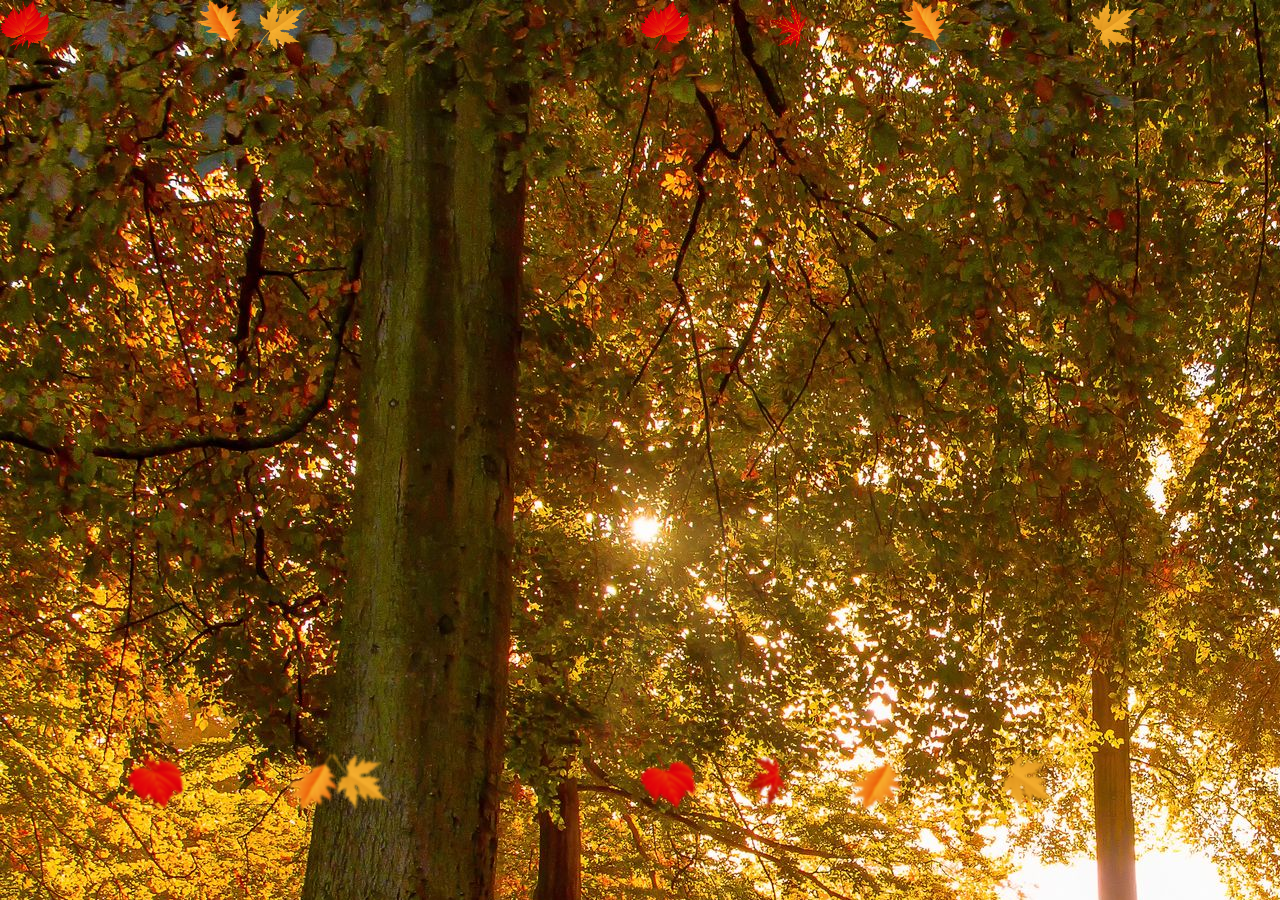
<file: animation/autumn/index.html>
<!DOCTYPE html>
<html lang="en">
<head>
    <meta charset="UTF-8">
    <meta http-equiv="X-UA-Compatible" content="IE=edge">
    <meta name="viewport" content="width=device-width, initial-scale=1.0">
    <link rel="stylesheet" href="../globalStyleAnimation.css" >   
    <title>Animation tree leaves</title>
    <style>
        section {
            background-image: url('tree.jpg') ;
        }
    </style>
</head>
<body>
<section >
    <div class="set">
        <div> <img src="leaves1.png" alt="leaves"> </div>
        <div> <img src="leaves2.png" alt="leaves"> </div>
        <div> <img src="leaves3.png" alt="leaves"> </div>
        <div> <img src="leaves4.png" alt="leaves"> </div>
        <div> <img src="leaves1.png" alt="leaves"> </div>
        <div> <img src="leaves2.png" alt="leaves"> </div>
        <div> <img src="leaves3.png" alt="leaves"> </div>
        <div> <img src="leaves4.png" alt="leaves"> </div>
    </div>  
    <div class="set set2">
        <div> <img src="leaves1.png" alt="leaves"> </div>
        <div> <img src="leaves2.png" alt="leaves"> </div>
        <div> <img src="leaves3.png" alt="leaves"> </div>
        <div> <img src="leaves4.png" alt="leaves"> </div>
        <div> <img src="leaves1.png" alt="leaves"></div>
        <div> <img src="leaves2.png" alt="leaves"> </div>
        <div> <img src="leaves3.png" alt="leaves"> </div>
        <div> <img src="leaves4.png" alt="leaves"> </div>
    </div>  
    <div class="set set3">
        <div><img src="leaves1.png" alt="leaves"> </div>
        <div><img src="leaves2.png" alt="leaves"> </div>
        <div><img src="leaves3.png" alt="leaves"> </div>
        <div><img src="leaves4.png" alt="leaves"> </div>
        <div><img src="leaves1.png" alt="leaves"> </div>
        <div><img src="leaves2.png" alt="leaves"> </div>
        <div><img src="leaves3.png" alt="leaves"> </div>
        <div><img src="leaves4.png" alt="leaves"> </div>
    </div>  
</section>
</body>
</html>
</file>
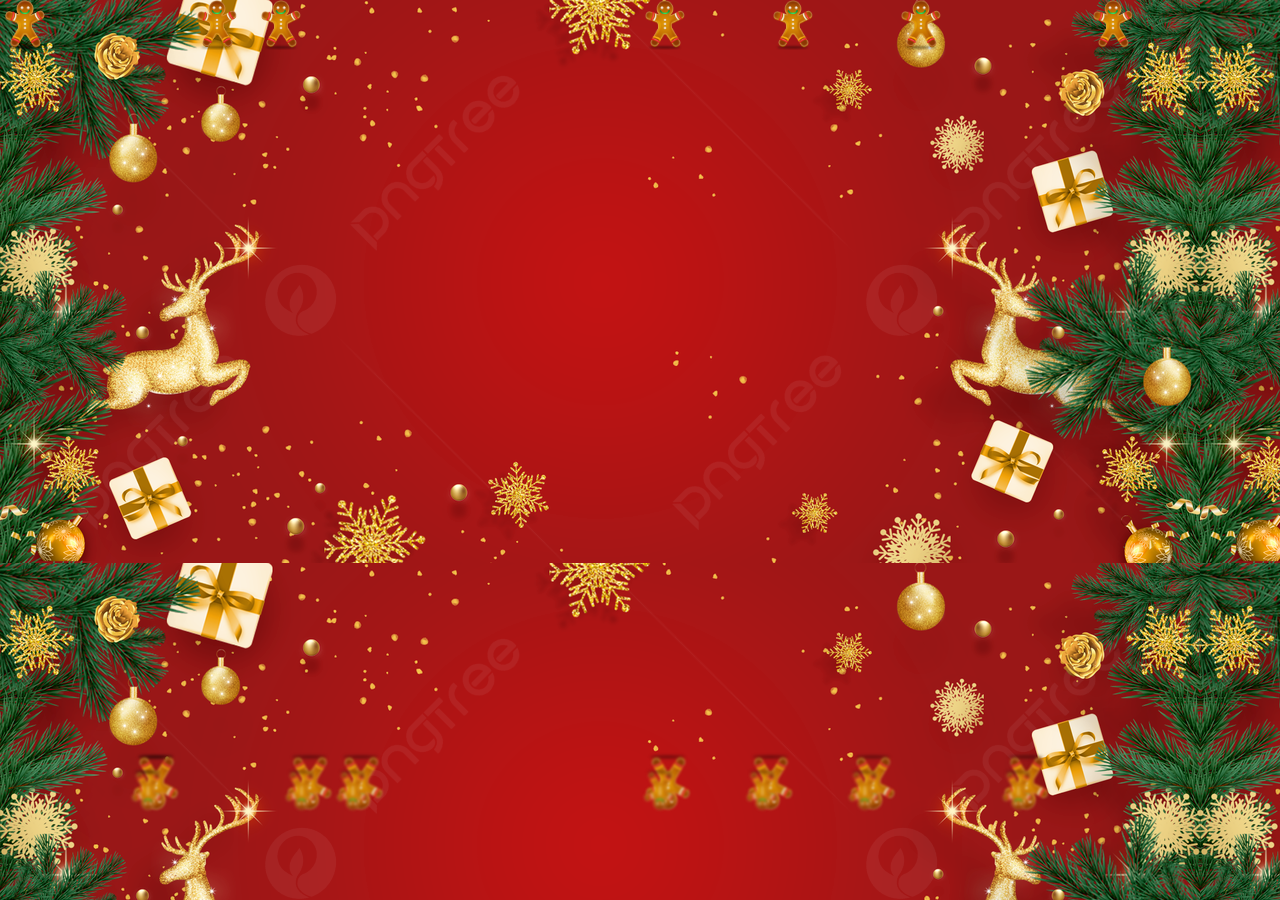
<file: animation/christmas/index.html>
<!DOCTYPE html>
<html lang="en">
<head>
    <meta charset="UTF-8">
    <meta http-equiv="X-UA-Compatible" content="IE=edge">
    <meta name="viewport" content="width=device-width, initial-scale=1.0">
    <link rel="stylesheet" href="../globalStyleAnimation.css" >
    <title>Animation candy</title>
    <style>
        section {
            background-image: url('christmas.jpg') ;
        }
    </style>
</head>
<body>
<section >
<div class="set">
    <div> <img class="img-candy" src="candy2.png" alt="candy"> </div>
    <div> <img class="img-candy" src="candy2.png" alt="candy"> </div>
    <div> <img class="img-candy" src="candy2.png" alt="candy"> </div>
    <div> <img class="img-candy" src="candy2.png" alt="candy"> </div>
    <div> <img class="img-candy" src="candy2.png" alt="candy"> </div>
    <div> <img class="img-candy" src="candy2.png" alt="candy"> </div>
    <div> <img class="img-candy" src="candy2.png" alt="candy"> </div>
    <div> <img class="img-candy" src="candy2.png" alt="candy"> </div>


</div>  
<div class="set set2">
    <div> <img class="img-candy" src="candy2.png" alt="candy"> </div>
    <div> <img class="img-candy" src="candy2.png" alt="candy"> </div>
    <div> <img class="img-candy" src="candy2.png" alt="candy"> </div>
    <div> <img class="img-candy" src="candy2.png" alt="candy"> </div>
    <div> <img class="img-candy" src="candy2.png" alt="candy"> </div>
    <div> <img class="img-candy" src="candy2.png" alt="candy"> </div>
    <div> <img class="img-candy" src="candy2.png" alt="candy"> </div>
    <div> <img class="img-candy" src="candy2.png" alt="candy"> </div>
</div>  
<div class="set set3">
    <div> <img class="img-candy" src="candy2.png" alt="candy"> </div>
    <div> <img class="img-candy" src="candy2.png" alt="candy"> </div>
    <div> <img class="img-candy" src="candy2.png" alt="candy"> </div>
    <div> <img class="img-candy" src="candy2.png" alt="candy"> </div>
    <div> <img class="img-candy" src="candy2.png" alt="candy"> </div>
    <div> <img class="img-candy" src="candy2.png" alt="candy"> </div>
    <div> <img class="img-candy" src="candy2.png" alt="candy"> </div>
    <div> <img class="img-candy" src="candy2.png" alt="candy"> </div>
</div>  

<div class="set set4">
    <div> <img class="img-candy" src="candy2.png" alt="candy"> </div>
    <div> <img class="img-candy" src="candy2.png" alt="candy"> </div>
    <div> <img class="img-candy" src="candy2.png" alt="candy"> </div>
    <div> <img class="img-candy" src="candy2.png" alt="candy"> </div>
    <div> <img class="img-candy" src="candy2.png" alt="candy"> </div>
    <div> <img class="img-candy" src="candy2.png" alt="candy"> </div>
    <div> <img class="img-candy" src="candy2.png" alt="candy"> </div>
    <div> <img class="img-candy" src="candy2.png" alt="candy"> </div>
</div> 
</section>
</body>
</html>
</file>
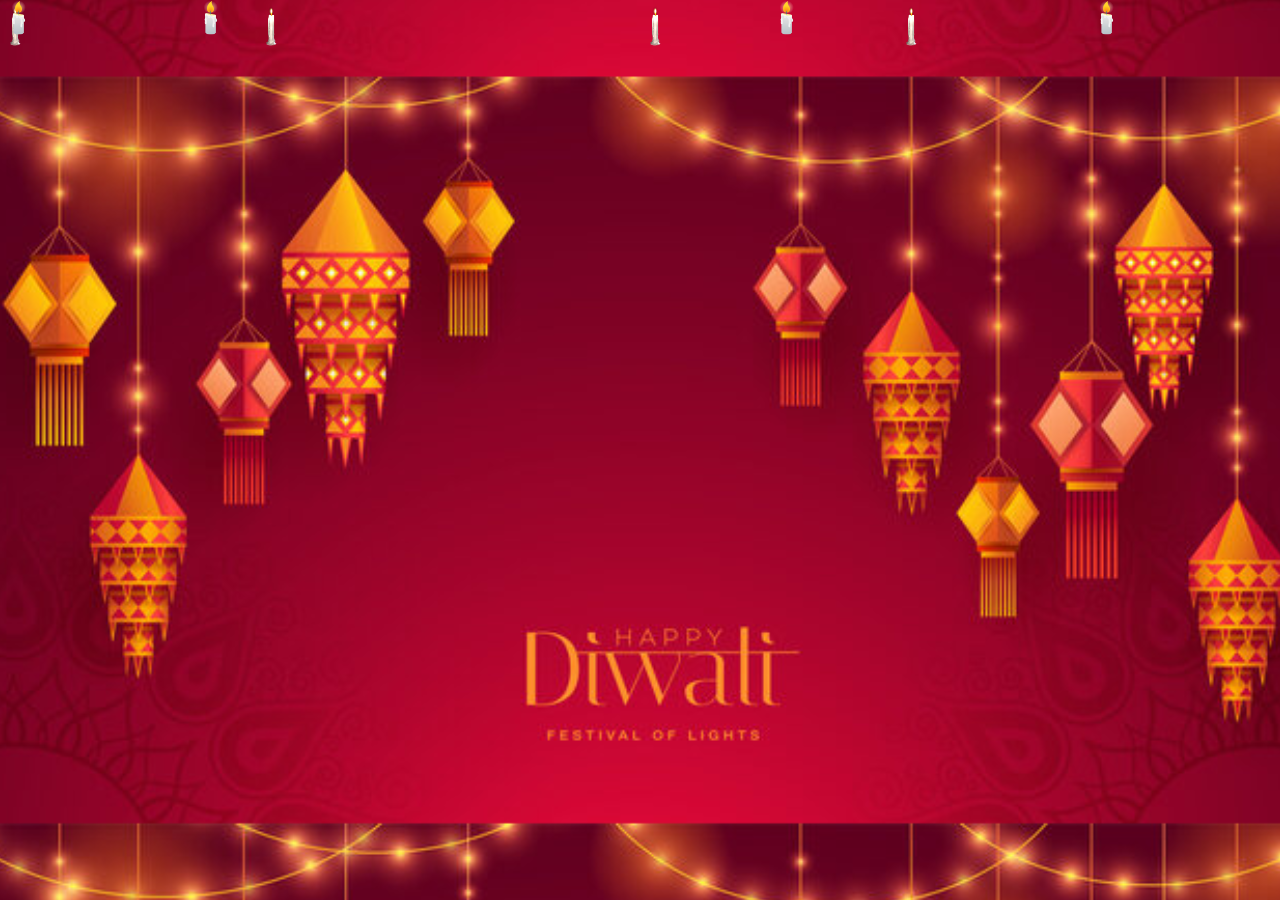
<file: animation/diwali/index.html>
<!DOCTYPE html>
<html lang="en">
<head>
    <meta charset="UTF-8">
    <meta http-equiv="X-UA-Compatible" content="IE=edge">
    <meta name="viewport" content="width=device-width, initial-scale=1.0">
    <link rel="stylesheet" href="../globalStyleAnimation.css" >
    <title>Animation balloons</title>
    <style>
        section {
            background-image: url('diwali.jpg') ;
            background-position: center ;
            background-size: 1400px;        
        }
        .set img{
            width: 30px;
            height: 50px;
            background-image: none;
        }
        .set2 img{
            width: 70px;
            height: 100px;
        }
        .set3 img{
            width: 50px;
            height: 70px;
        }
    </style>
</head>
<body>
<section >
<div class="set">
    <div> <img src="candle.png" alt="candle" > </div>
    <div> <img src="candle.png" alt="candle" > </div>
    <div> <img src="candle.png" alt="candle" > </div>
    <div> <img src="candle.png" alt="candle" > </div>
    <div style="font-size: 30px;">🕯️ </div>
    <div style="font-size: 30px;">🕯️ </div>
    <div style="font-size: 30px;">🕯️ </div>
    <div style="font-size: 30px;">🕯️ </div>

<div class="set set2">
    <div style="font-size: 30px;">🕯️ </div>
    <div style="font-size: 30px;">🕯️ </div>
    <div style="font-size: 30px;">🕯️ </div>
    <div style="font-size: 30px;">🕯️ </div>
    <div> <img src="candle.png" alt="candle" > </div>
    <div> <img src="candle.png" alt="candle" > </div>
    <div> <img src="candle.png" alt="candle" > </div>
    <div> <img src="candle.png" alt="candle" > </div>

<div class="set set3">
    <div> <img src="candle.png" alt="candle" > </div>
    <div> <img src="candle.png" alt="candle" > </div>
    <div> <img src="candle.png" alt="candle" > </div>
    <div> <img src="candle.png" alt="candle" > </div>
    <div> <img src="candle.png" alt="candle" > </div>
    <div> <img src="candle.png" alt="candle" > </div>
    <div> <img src="candle.png" alt="candle" > </div>
    <div> <img src="candle.png" alt="candle" > </div>

</div>
</section>
</body>
</html>
</file>
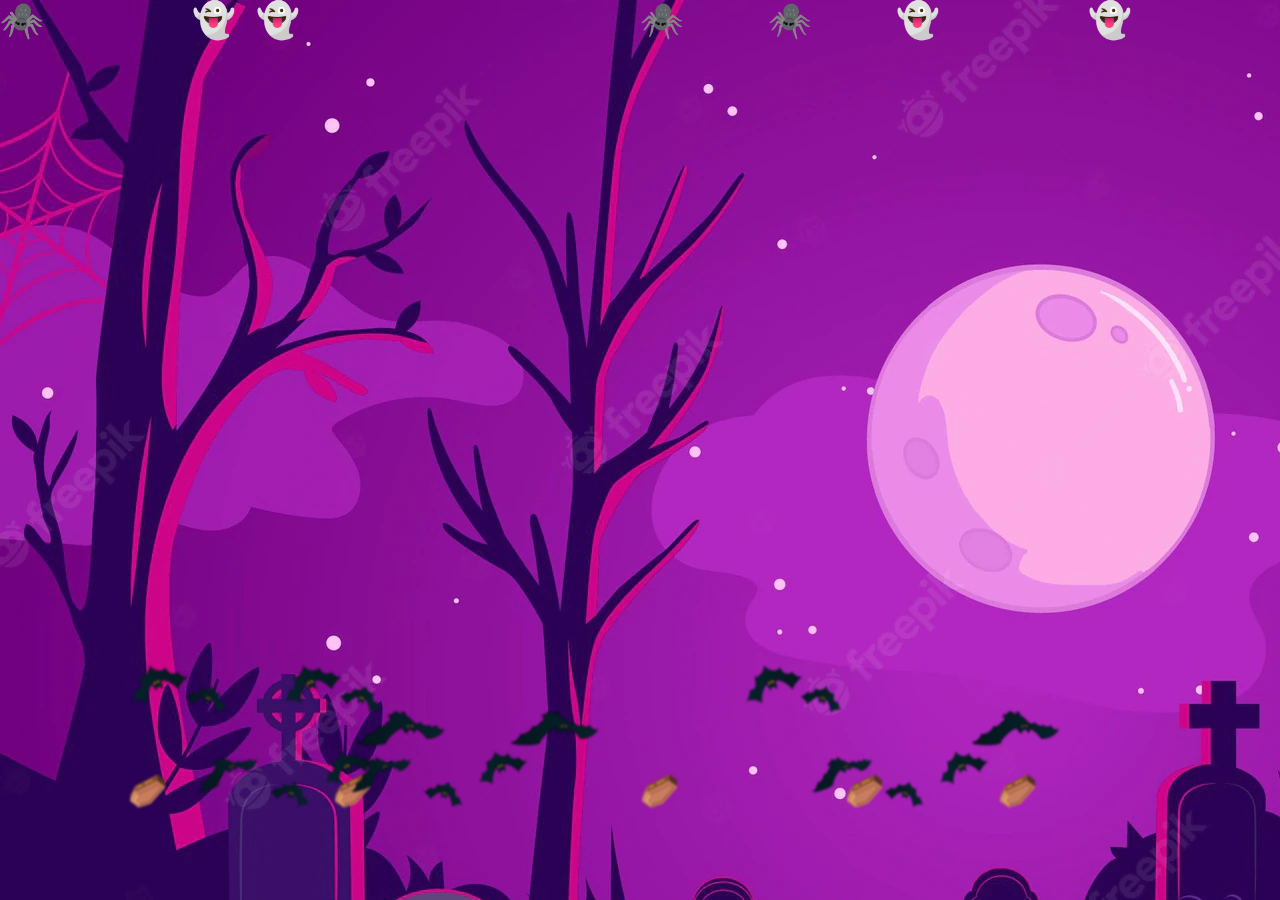
<file: animation/Halloween/index.html>
<!DOCTYPE html>
<html lang="en">
<head>
    <meta charset="UTF-8">
    <meta http-equiv="X-UA-Compatible" content="IE=edge">
    <meta name="viewport" content="width=device-width, initial-scale=1.0">
    <link rel="stylesheet" href="../globalStyleAnimation.css" >
    <title>bat animation </title>
    <style>
        section{
            background-image: url('creepy.webp') ;
        }
        .set img{
            width:max-content !important;
            height: max-content !important;
        }
    </style>
</head>
<body>
<section >
<div class="set">
    <div style="font-size: 35px"> 👻 </div>
    <div style="font-size: 35px"> 🕷️ </div>
    <div style="font-size: 35px"> 👻 </div>
    <div style="font-size: 35px"> 🕷️ </div>
    <div style="font-size: 35px"> 👻 </div>
    <div style="font-size: 35px"> 🕷️ </div>
    <div style="font-size: 35px"> 👻 </div>
    <div style="font-size: 35px"> 🕷️ </div>

<div class="set set2">
    <div style="font-size: 25px;"> 🎃</div>
    <div style="font-size: 25px;"> 🦇</div>
    <div style="font-size: 25px;"> 🎃</div>
    <div style="font-size: 25px;"> 🦇</div>
    <div style="font-size: 25px;"> 🎃</div>
    <div style="font-size: 25px;"> 🦇</div>
    <div style="font-size: 25px;"> 🎃</div>
    <div style="font-size: 25px;"> 🦇</div>

</div>  
<div class="set set3">
    <div style="font-size: 40px;"> ⚰️ </div>
    <div style="font-size: 40px;"> ⚰️ </div>
    <div style="font-size: 40px;"> ⚰️ </div>
    <div style="font-size: 40px;"> ⚰️ </div>
    <div style="font-size: 40px;"> ⚰️ </div>
    <div> <img src="bat.png" alt="bat" > </div>
    <div> <img src="bat.png" alt="bat" > </div>
    <div> <img src="bat.png" alt="bat" > </div>


</div>
</section>
</body>
</html>
</file>
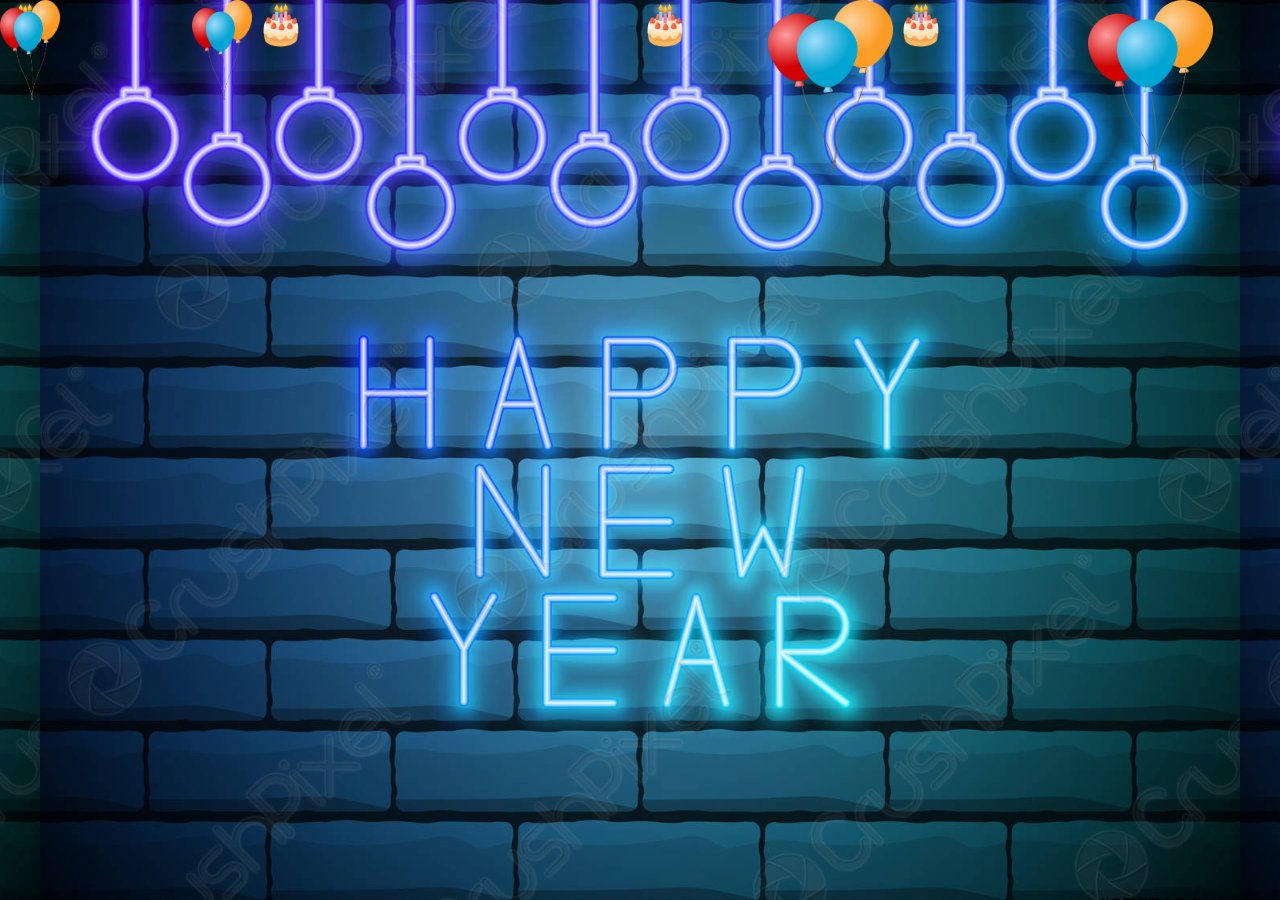
<file: animation/newYear/index.html>
<!DOCTYPE html>
<html lang="en">
<head>
    <meta charset="UTF-8">
    <meta http-equiv="X-UA-Compatible" content="IE=edge">
    <meta name="viewport" content="width=device-width, initial-scale=1.0">
    <link rel="stylesheet" href="../globalStyleAnimation.css" >
    <title>Animation balloons</title>
    <style>
        section {
            background-image: url('happy.jpg') ;
            background-position: center ;
            background-size: 1200px;
        }
    </style>
</head>
<body>
<section >
<div class="set">
    <div style="font-size: 40px;"> 🎂 </div>
    <div style="font-size: 40px;"> 🎂 </div>
    <div style="font-size: 40px;"> 🎂 </div>
    <div style="font-size: 40px;"> 🎂 </div>
    <div> <img alt="baloons" style="height:170px; width:125px;" src="baloons.png" > </div>
    <div> <img alt="baloons" style="height:100px; width:60px;" src="baloons.png" > </div>
    <div> <img alt="baloons" style="height:100px; width:60px;" src="baloons.png" > </div>
    <div> <img alt="baloons" style="height:170px; width:125px;" src="baloons.png" > </div>
<div class="set set2">
    <div style="font-size: 40px;">🎈</div>
    <div style="font-size: 40px;">🎈</div>
    <div style="font-size: 40px;">🎈</div>
    <div style="font-size: 40px;">🎈</div>
    <div style="font-size: 40px;">🎈</div>
    <div> <img alt="baloons" style="height:100px; width:60px;" src="baloons.png" > </div>
    <div> <img alt="baloons" style="height:100px; width:60px;" src="baloons.png" > </div>
    <div> <img alt="baloons" style="height:100px; width:60px;" src="baloons.png" > </div>
<div class="set set3">
    <div> <img alt="baloons" style="height:100px; width:60px;" src="baloons.png" > </div>
    <div> <img alt="baloons" style="height:100px; width:60px;" src="baloons.png" > </div>
    <div> <img alt="baloons" style="height:100px; width:60px;" src="baloons.png" > </div>
    <div> <img alt="baloons" style="height:100px; width:60px;" src="baloons.png" > </div>
    <div style="font-size: 30px;"> 🎂 </div>
    <div style="font-size: 30px;"> 🎂 </div>
    <div style="font-size: 30px;"> 🎂 </div>
    <div style="font-size: 30px;"> 🎂 </div>
</div>
</section>
</body>
</html>
</file>
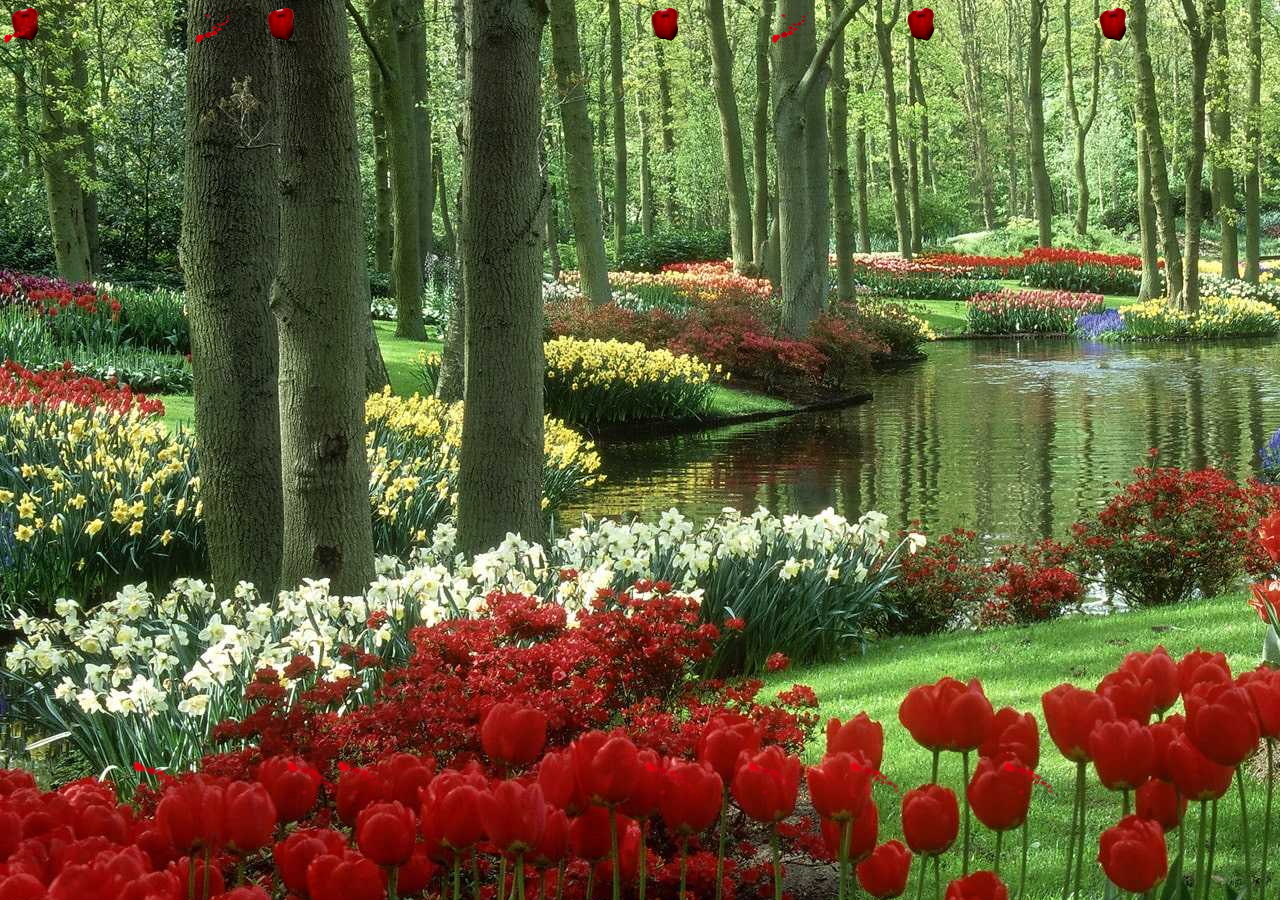
<file: animation/spring/index.html>
<!DOCTYPE html>
<html lang="en">
<head>
    <meta charset="UTF-8">
    <meta http-equiv="X-UA-Compatible" content="IE=edge">
    <meta name="viewport" content="width=device-width, initial-scale=1.0">
    <link rel="stylesheet" href="../globalStyleAnimation.css" >
    <title>Animation tree leaves</title>
    <style>
        section {
            background-image: url('flower.jpg') ;
        }
        set img , .img1{
            width: 100px;
            height: 70px;
        }
        .set2 img{
            width: 150px;
            height: 150px;
        }
        .set3 img{
            width: 90px;
            height: 70px;
        }
    </style>
</head>
<body>
    <section >
    <div class="set">
        <div> <img alt="rose" src="rose2.png" > </div>
        <div><img alt="rose" src="rose2.png"> </div>
        <div ><img alt="rose" src="rose2.png"> </div>
        <div> <img alt="rose" src="rose2.png" > </div>
        <div><img alt="rose" src="rose2.png">   </div>
        <div ><img alt="rose" src="rosepetales.png" class="img1"> </div>
    <div> <img alt="rose" src="rosepetales.png" class="img1" > </div>
        <div><img alt="rose" src="rosepetales.png" class="img1"> </div>
    <div class="set set2">
        <div> <img alt="rose" src="rose2.png" > </div>
        <div><img alt="rose" src="rose2.png">   </div>
        <div> <img alt="rose" src="rose2.png" > </div>
        <div><img alt="rose" src="rose2.png">   </div>
        <div ><img alt="rose" src="rosepetales.png" class="img1"> </div>
        <div> <img alt="rose" src="rosepetales.png" class="img1" > </div>
        <div><img alt="rose" src="rosepetales.png" class="img1">   </div>
        <div ><img alt="rose" src="rosepetales.png" class="img1"> </div>
    </div>  
    <div class="set set3">
        <div> <img alt="rose" src="rosepetales.png" class="img1" > </div>
        <div><img alt="rose" src="rosepetales.png" class="img1">   </div>
        <div ><img alt="rose" src="rosepetales.png" class="img1"> </div>
        <div> <img alt="rose" src="rosepetales.png" class="img1" > </div>
        <div><img alt="rose" src="rosepetales.png" class="img1">   </div>
        <div> <img alt="rose" src="rosepetales.png" class="img1" > </div>
    <div><img alt="rose" src="rosepetales.png" class="img1">   </div>
    <div ><img alt="rose" src="rosepetales.png" class="img1"> </div>
    </div>
    </section>
</body>
</html>
</file>
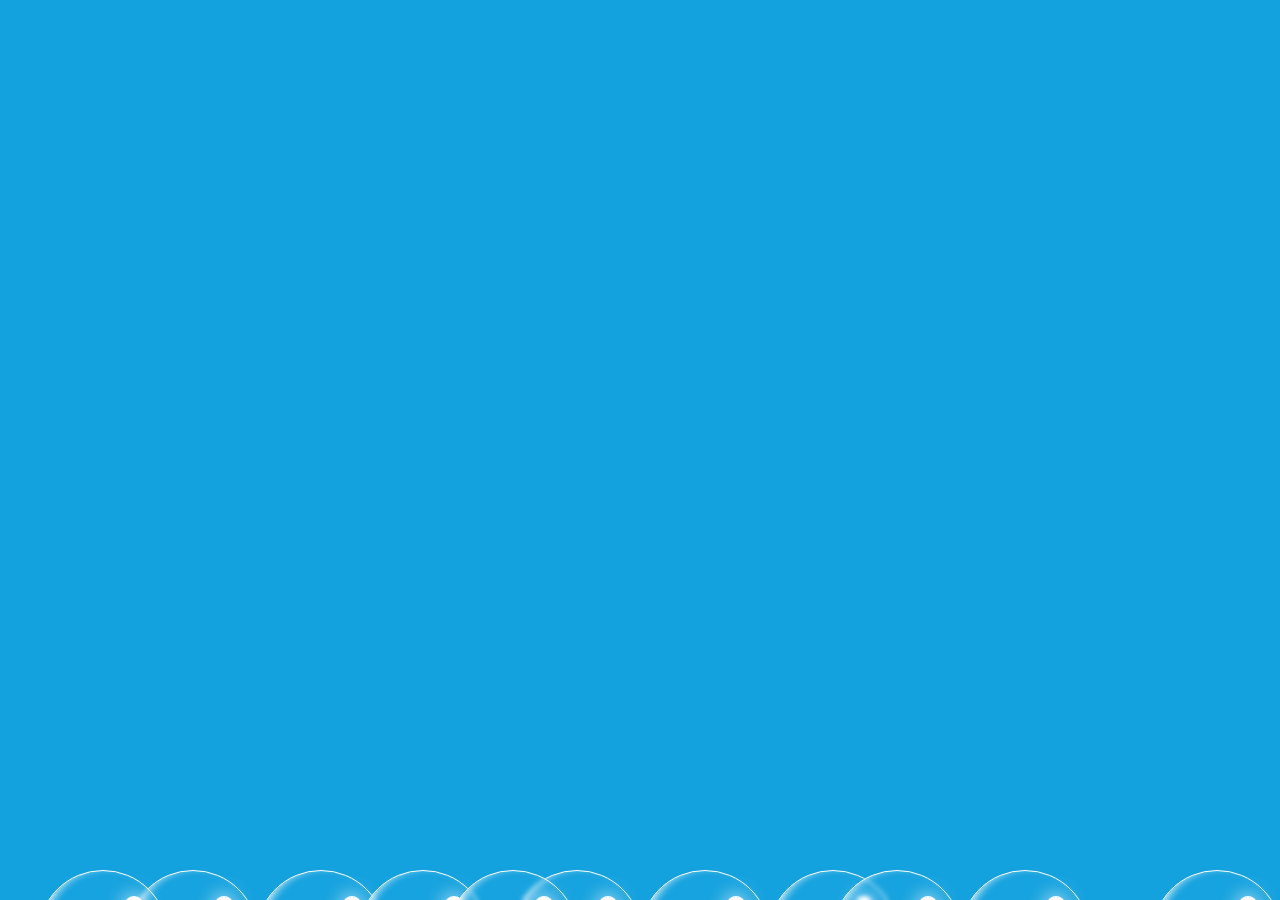
<file: animation/summer/index.html>
<!DOCTYPE html>
<html lang="en">

<head>
    <meta charset="UTF-8">
    <meta http-equiv="X-UA-Compatible" content="IE=edge">
    <meta name="viewport" content="width=device-width, initial-scale=1.0">
    <title>Bubbles</title>
    <style>
        * {background-color:rgb(20, 162, 223) ;
            padding: 0px;
            margin: 0px;
            box-sizing: border-box;         
        }
        
        .container {
            width: 100%;
            height: 100vh;
            position: relative;
            overflow: hidden;
           
        }
        
       .bub {
            width: 130px;
            height: 130px;
            border: 1px solid white;
            box-shadow: inset 5px -5px 10px white;
            border-radius: 50%;
            background-color: rgba(255, 255, 255, .01);
            backdrop-filter: blur(2px);
            position: absolute;
            bottom: -100px;
           
        }
        
        .bub::before {
            position: absolute;
            content: "";
            background-color: white;
            width: 20px;
            height: 20px;
            border-radius: 50%;
            top: 25px;
            right: 23px;
            box-shadow: 0px 0px 20px white;
        }
        
        .bub.a {
            left: 10%;
            animation: bubble2 2s ease-in 1s infinite;
        }
        
        .bub.b {
            left: 20%;
            animation: bubble 1.5s ease-in 1.4s infinite;
        }
        
        .bub.c {
            left: 28%;
            animation: bubble 5s ease-in 3.8s infinite;
        }
        
        .bub.d {
            left: 40%;
            animation: bubble 1.8s ease-in .5s infinite;
        }
        
        .bub.e {
            left: 75%;
            animation: bubble2 2.3s ease-in 2.5s infinite;
        }
        
        .bub.f {
            left: 90%;
            animation: bubble 2.5s ease-in 3s infinite;
        }
        
        .bub.g {
            left: 60%;
            animation: bubble 2.2s ease-in 2s infinite;
        }
        
        .bub.k {
            left: 50%;
            animation: bubble 1.6s ease-in 2s infinite;
        }
        
        .bub.i {
            left: 65%;
            animation: bubble2 1.8s ease-in 2.1s infinite;
        }
        
        .bub.j {
            left: 3%;
            animation: bubble 2s ease-in 1.5s infinite;
        }
        
        .bub.h {
            left: 35%;
            animation: bubble2 3s ease-in infinite;
        }
        
        @keyframes bubble {
            0% {
                opacity: 0;
            }
            10%,
            93% {
                opacity: 1;
            }
            100% {
                transform: translate(90px, -700px);
                display: none;
            }
        }
        
        @keyframes bubble2 {
            0% {
                opacity: 0;
            }
            10%,
            93% {
                opacity: 1;
            }
            100% {
                transform: translate(-90px, -700px);
                display: none;
            }
        }
    </style>
</head>

<body>
    <div class="container">
        <span class="bub a "></span>
        <span class="bub b "></span>
        <span class="bub c "></span>
        <span class="bub d"></span>
        <span class="bub e"></span>
        <span class="bub f"></span>
        <span class="bub g"></span>
        <span class="bub h"></span>
        <span class="bub i"></span>
        <span class="bub j "></span>
        <span class="bub k"></span>
    </div>
</body>

</html>
</file>
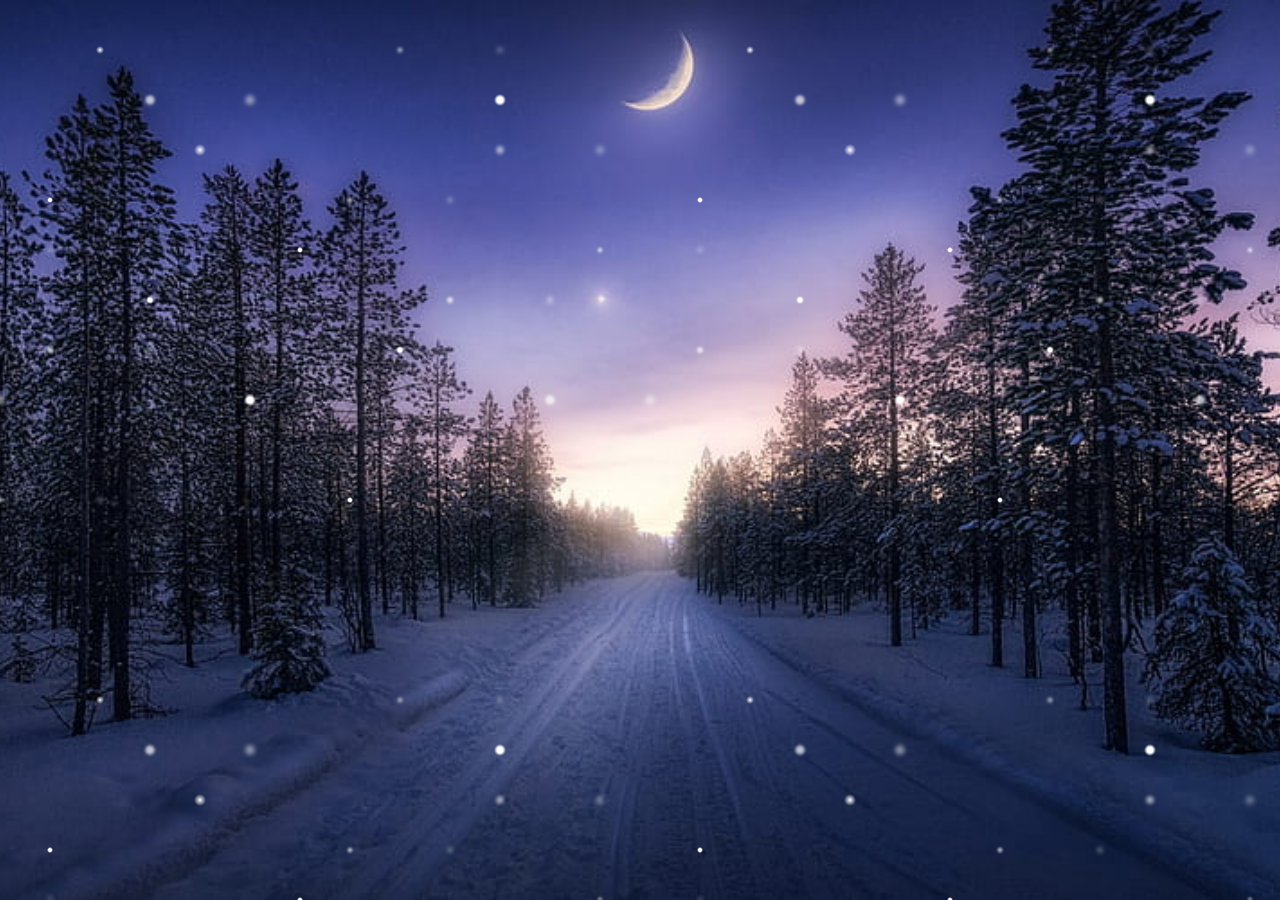
<file: animation/winter/index.html>
<!DOCTYPE html>
<html lang="en">
<head>
<meta charset="utf-8">
<meta name="viewport" content="initial-scale=1.0, maximum-scale=1.0, user-scalable=1">
<title>Home</title>
<link rel="stylesheet" href="style.css">
</head>
<body>
	<div class="snow_wrap">
		<div class="snow"></div>
	</div>
</body>
</html>
</file>
<file: animation/globalStyleAnimation.css>
*{
    padding:0;
    margin:0;
    box-sizing :border-box; 
}
section {
    height:100vh ;
    width:100%;
    position: relative ;
    overflow:hidden ;
}
.set img{
    width: 50px;
    height: 50px;
}
.set2 img{
    width: 100px;
    height: 100px;
}
.set3 img{
    width: 70px;
    height: 70px;
}
section .set {   
    position: absolute ;
    width:100%;
    height:100vh ;
    top:0 ;
    left:0;
    pointer-events: none;
}
section .set div { 
    position:absolute ;
    display: block ;
}
section .set div:nth-child(1){
    left:20%;
    animation: animate 15s linear infinite ;
    animation-delay: -7s;
}
section .set div:nth-child(2){
    left:50%;
    animation: animate 20s linear infinite ;
    animation-delay: -5s;
}
section .set div:nth-child(3){
    left:70%;
    animation: animate 20s linear infinite ;
    animation-delay: 0s;
}
section .set div:nth-child(4){
    left:0%;
    animation: animate 15s linear infinite ;
    animation-delay: -5s;
}
section .set div:nth-child(5){
    left:85%;
    animation: animate 18s linear infinite ;
    animation-delay: -10s;
}
section .set div:nth-child(6){
    left:0%;
    animation: animate 12s linear infinite ;
}
section .set div:nth-child(7){
    left:15%;
    animation: animate 14s linear infinite ;
    animation-delay: -10s;
}
section .set div:nth-child(8){
    left:60%;
    animation: animate 15s linear infinite ;
}
@keyframes animate {
    0% {
            opacity:0;
            top:-10% ;
            transform:translateX(20px) rotate(0deg) ;
    }  
    10%{opacity: 1 ;}
    20%{ transform :translateX(-20px) rotate(45deg) ;}
    40%{ transform :translateX(-20px) rotate(90deg) ;}
    60%{ transform :translateX(20px) rotate(180deg) ;}
    80%{ transform :translateX(-20px) rotate(180deg) ;}
    100%{ 
        top:110%;
        transform :translateX(-20px) rotate(225deg) ;
    }
}
.set2{
    transform:scale(2) rotateY(180deg);
    filter:blur(0.5px) ;
}
.set3{
    transform:scale(0.8) rotateX(180deg);
    filter:blur(1px) ;
}
.set4{
    transform:scale(0.8) rotateX(180deg);
    filter:blur(2px) ;
}
</file>
<file: animation/winter/style.css>
*,*:after,*:before{
	-webkit-box-sizing: border-box;
	-moz-box-sizing: border-box;
	-ms-box-sizing: border-box;
	box-sizing: border-box;
}
body{
	font-family: arial;
	font-size: 16px;
	margin: 0;
	background: #fff;
	color: #000;
}

.snow_wrap{
	height: 100vh;
	width: 100%;
	background:url('pic.jpg');
	background-size: cover;
	background-position: center bottom; 
	overflow: hidden;
	position: relative;
}

.snow, .snow:before, .snow:after {
  position: absolute;
  top: -650px;
  left: 0;
  bottom: 0;
  right: 0;
  background-image: 
  radial-gradient(4px 4px at 100px 50px, #fff , transparent), 
  radial-gradient(6px 6px at 200px 150px, #fff, transparent), 
  radial-gradient(3px 3px at 300px 250px, #fff 50%, transparent), 
  radial-gradient(4px 4px at 400px 350px, #fff 50%, transparent), 
  radial-gradient(6px 6px at 500px 100px, #fff 50%, transparent), 
  radial-gradient(3px 3px at 50px 200px, #fff 50%, transparent), 
  radial-gradient(4px 4px at 150px 300px, #fff 50%, transparent), 
  radial-gradient(6px 6px at 250px 400px, #fff 50%, transparent), 
  radial-gradient(3px 3px at 350px 500px, #fff 50%, transparent);
  background-size: 650px 650px;
  animation: snow 3s linear infinite;
  content: "";
}

.snow:after {
  margin-left: -250px;
  opacity: 0.5;
  filter: blur(2px);
  animation-duration: 6s;
  animation-direction: reverse;
}

.snow:before {
	margin-left: -350px;
  opacity: 0.7;
  filter: blur(1px);
  animation-duration: 9s;
  animation-direction: reverse;
}

@keyframes snow {
  to {
    transform: translateY(650px);
  }
}
</file>
